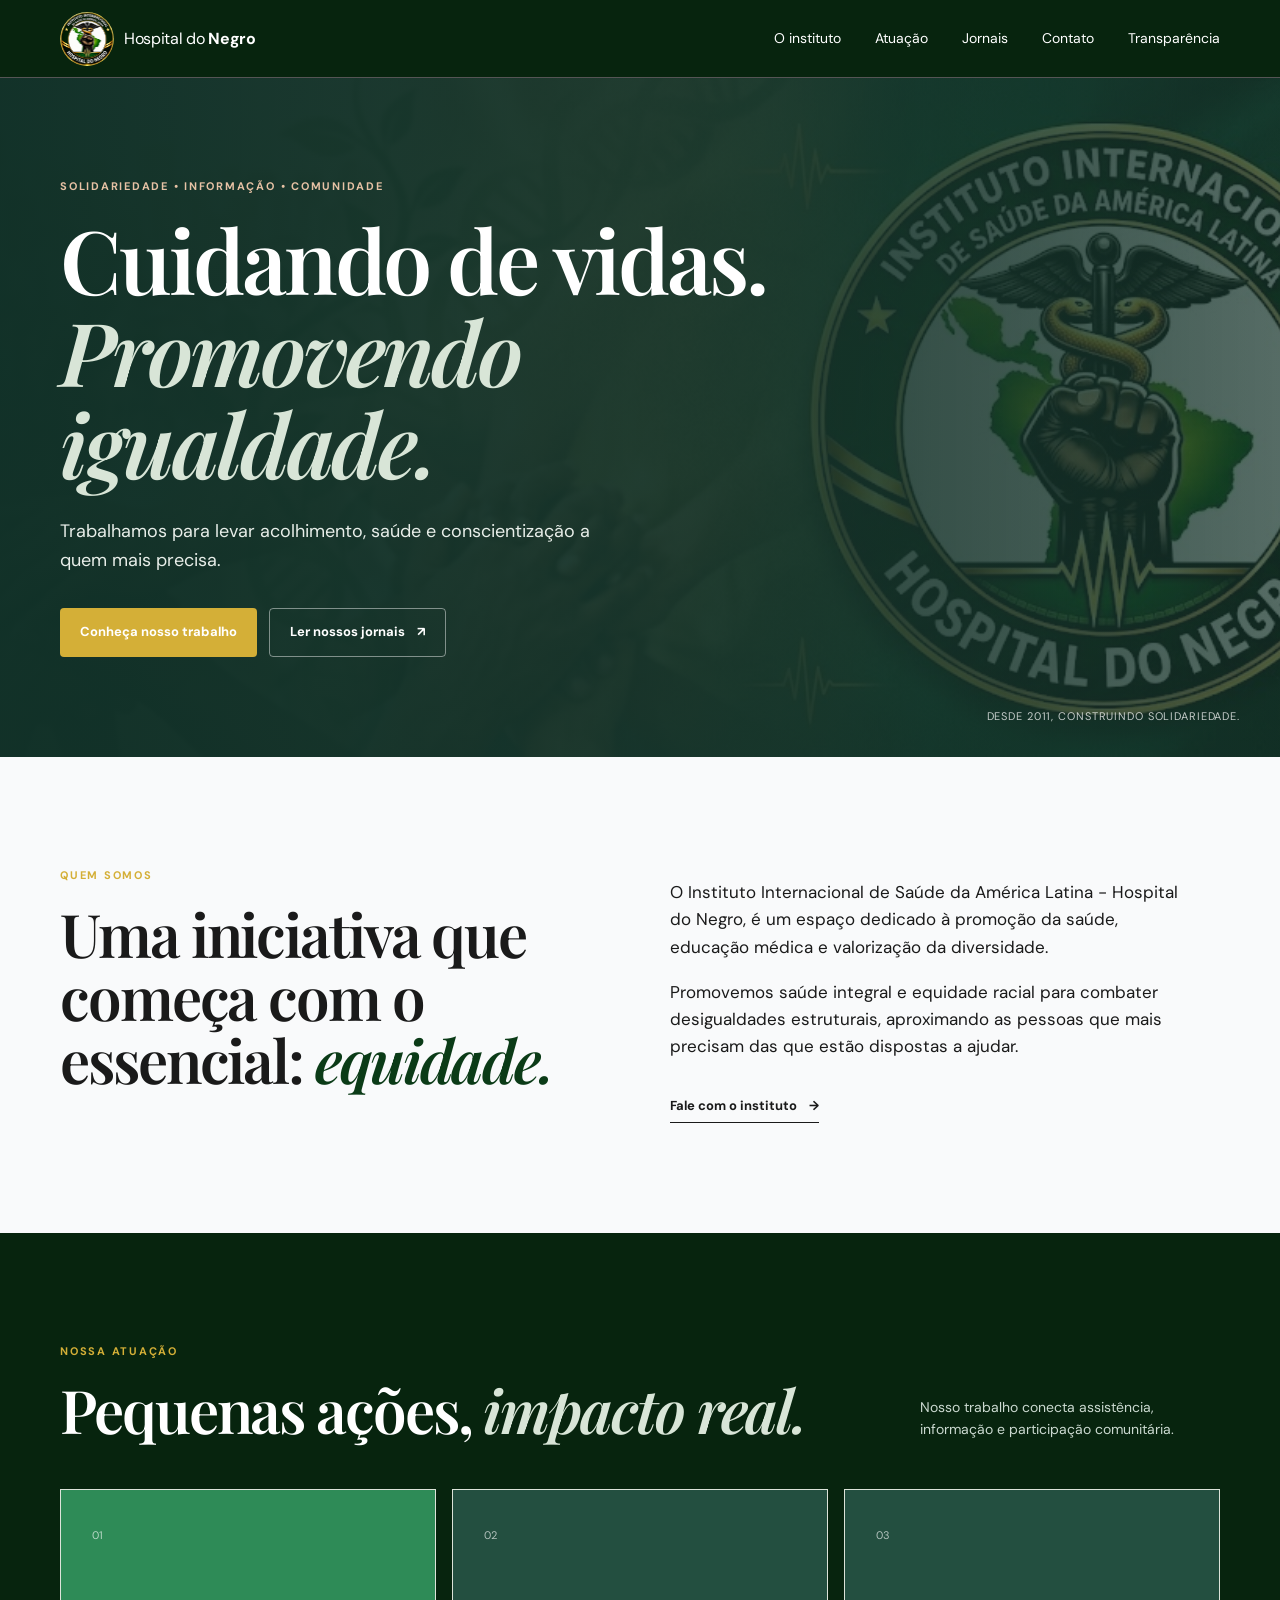
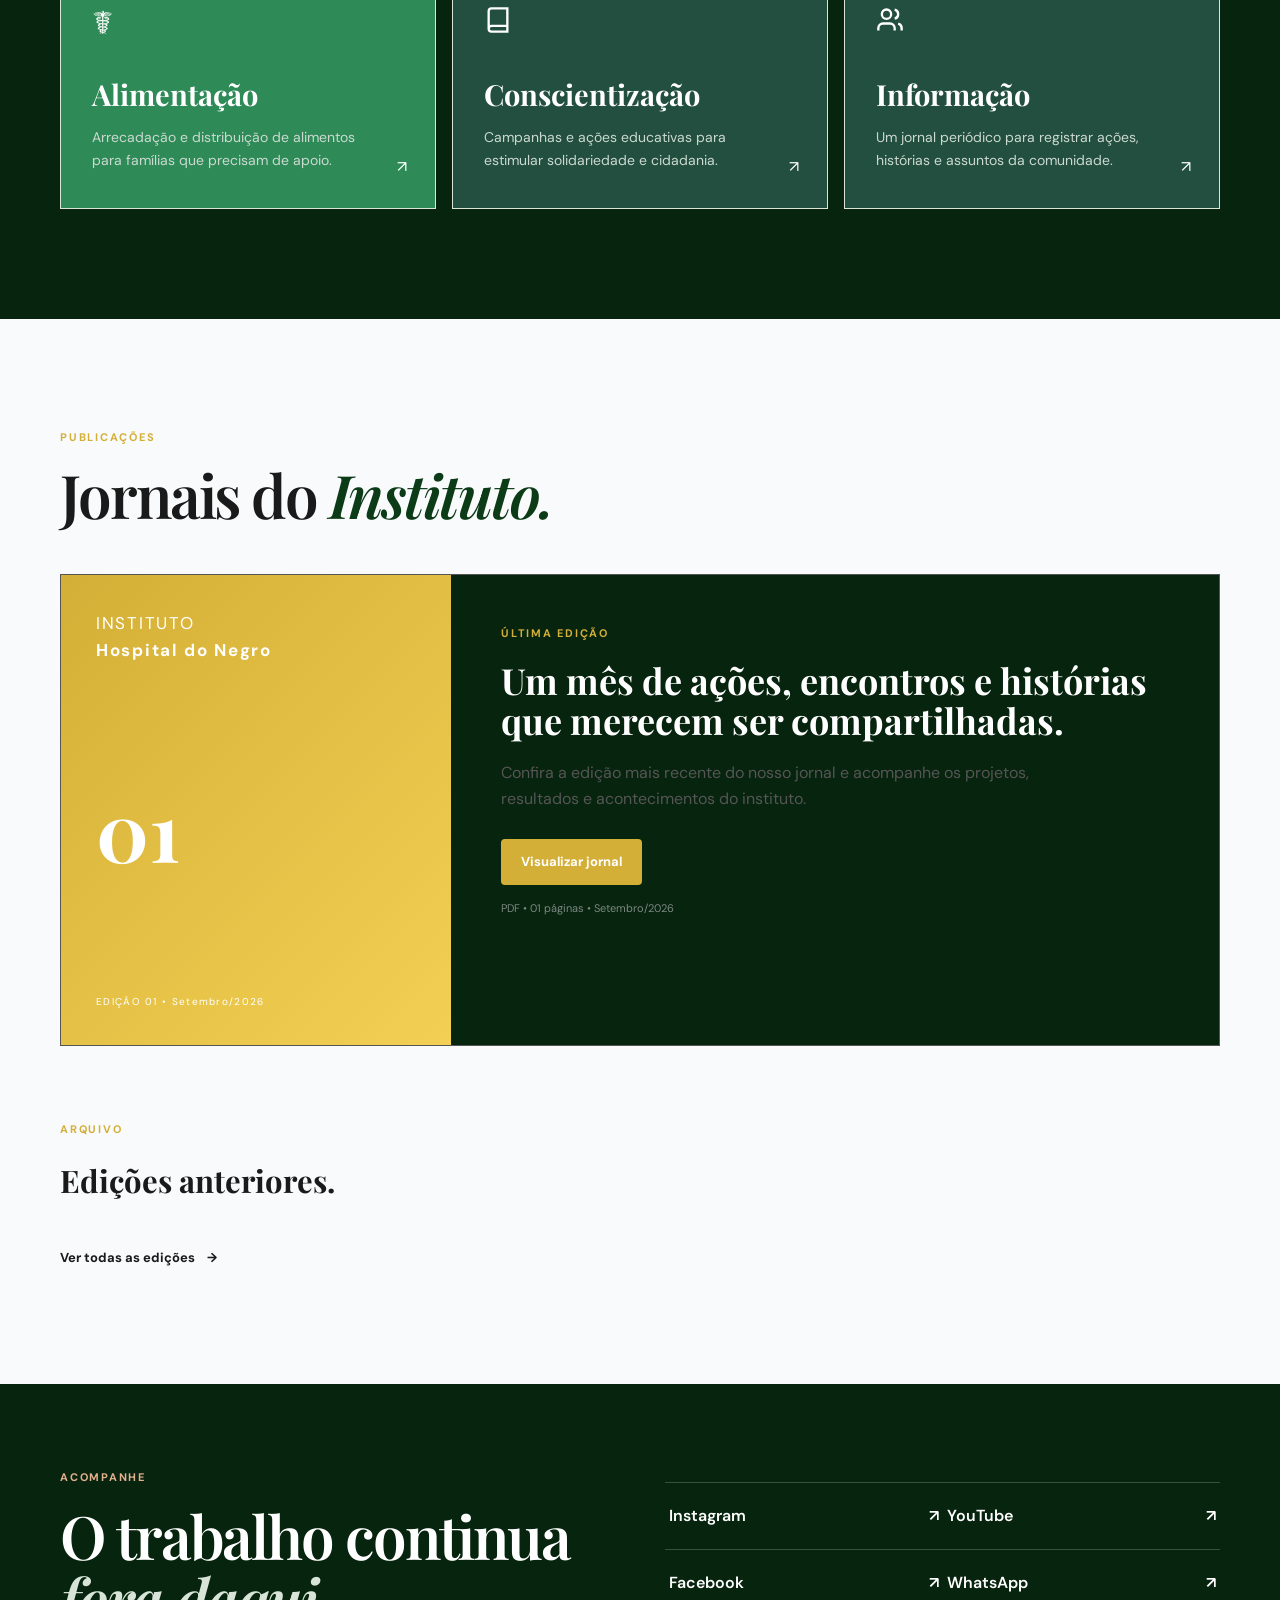
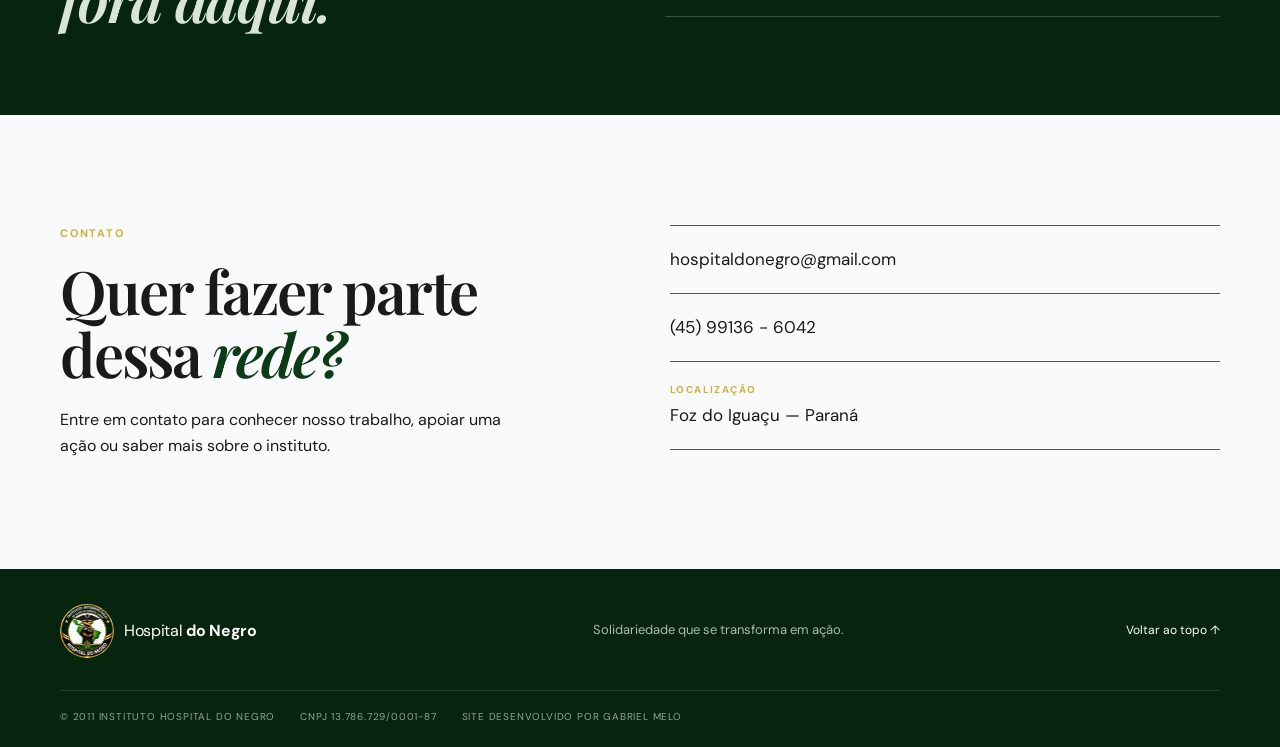
<file: index.html>
<!DOCTYPE html>
<html lang="pt-BR">
<head>
  <meta charset="UTF-8">
  <meta name="viewport" content="width=device-width, initial-scale=1.0">
  <meta name="description" content="Site do Instituto Hospital do Negro.">
  <title>Instituto Hospital do Negro</title>
  <link rel="icon" href="img_sources/favicon.png" type="image/png">
  <link rel="preconnect" href="https://fonts.googleapis.com">
  <link rel="preconnect" href="https://fonts.gstatic.com" crossorigin>
  <link href="https://fonts.googleapis.com/css2?family=DM+Sans:wght@400;500;600;700&family=Playfair+Display:wght@600;700&display=swap" rel="stylesheet">
  <link rel="stylesheet" href="style.css">
</head>
<body>

  <!-- CABEÇALHO / NAVEGAÇÃO -->
  <header class="site-header" id="cabecalho">
    <div class="container nav">
      <a class="brand" href="#inicio" aria-label="Hospital do Negro - início">
        <img src="img_sources/hospital_icon.png" alt="Logo Hospital do Negro" class="brand-mark">
        <span>Hospital do <strong>Negro</strong></span>
      </a>
      <button class="menu-toggle" aria-label="Abrir menu" aria-expanded="false">☰</button>
      <nav class="nav-links" aria-label="Navegação principal">
        <a href="#instituto">O instituto</a>
        <a href="#atuacao">Atuação</a>
        <a href="#jornais">Jornais</a>
        <a href="#contato">Contato</a>
        <a href="./transparencia.html">Transparência</a>
      </nav>
    </div>
  </header>

  <main>
    <!-- HERO / INÍCIO -->
    <section class="hero" id="inicio">
      <div class="hero-image"></div>
      <div class="container hero-content">
        <p class="eyebrow">Solidariedade • Informação • Comunidade</p>
        <h1>Cuidando de vidas.<br><em>Promovendo igualdade.</em></h1>
        <p class="hero-copy">Trabalhamos para levar acolhimento, saúde e conscientização a quem mais precisa.</p>
        <div class="hero-actions">
          <a class="button button-primary" href="#instituto">Conheça nosso trabalho</a>
          <a class="button button-light" href="#jornais">Ler nossos jornais <span>↗</span></a>
        </div>
      </div>
      <div class="hero-note">Desde 2011, construindo solidariedade.</div>
    </section>

    <!-- SOBRE O INSTITUTO -->
    <section class="intro section" id="instituto">
      <div class="container intro-grid">
        <div>
          <p class="eyebrow">Quem somos</p>
          <h2>Uma iniciativa que começa com o essencial: <em>equidade.</em></h2>
        </div>
        <div class="intro-text">
          <p>O Instituto Internacional de Saúde da América Latina - Hospital do Negro, é um espaço dedicado à promoção da saúde, educação médica e valorização da diversidade.</p>
          <p>Promovemos saúde integral e equidade racial para combater desigualdades estruturais, aproximando as pessoas que mais precisam das que estão dispostas a ajudar.</p>
          <a class="text-link" href="#contato">Fale com o instituto <span>→</span></a>
        </div>
      </div>
    </section>

    <!-- ÁREAS DE ATUAÇÃO -->
    <section class="section" id="atuacao">
      <div class="container">
        <div class="section-heading">
          <div>
            <p class="eyebrow">Nossa atuação</p>
            <h2>Pequenas ações, <em>impacto real.</em></h2>
          </div>
          <p>Nosso trabalho conecta assistência, informação e participação comunitária.</p>
        </div>

        <div class="cards">
          <article class="card card-featured">
            <span class="card-number">01</span>
            <div class="icon">☤</div>
            <h3>Alimentação</h3>
            <p>Arrecadação e distribuição de alimentos para famílias que precisam de apoio.</p>
            <span class="card-arrow">↗</span>
          </article>

          <article class="card">
            <span class="card-number">02</span>
            <div class="icon">
              <svg class="card-icon-svg" viewBox="0 0 24 24" width="28" height="28" stroke="currentColor" stroke-width="2" fill="none">
                <path d="M4 19.5v-15A2.5 2.5 0 0 1 6.5 2H20v20H6.5a2.5 2.5 0 0 1-0-5H20"/>
              </svg>
            </div>
            <h3>Conscientização</h3>
            <p>Campanhas e ações educativas para estimular solidariedade e cidadania.</p>
            <span class="card-arrow">↗</span>
          </article>

          <article class="card">
            <span class="card-number">03</span>
            <div class="icon">
              <svg class="card-icon-svg" viewBox="0 0 24 24" width="28" height="28" stroke="currentColor" stroke-width="2" fill="none">
                <path d="M16 21v-2a4 4 0 0 0-4-4H6a4 4 0 0 0-4 4v2"/>
                <circle cx="9" cy="7" r="4"/>
                <path d="M22 21v-2a4 4 0 0 0-3-3.87"/>
                <path d="M16 3.13a4 4 0 0 1 0 7.75"/>
              </svg>
            </div>
            <h3>Informação</h3>
            <p>Um jornal periódico para registrar ações, histórias e assuntos da comunidade.</p>
            <span class="card-arrow">↗</span>
          </article>
        </div>
      </div>
    </section>

    <!-- PUBLICAÇÕES / JORNAIS -->
    <section class="section newspapers" id="jornais">
      <div class="container">
        <div class="section-heading">
          <div>
            <p class="eyebrow">Publicações</p>
            <h2>Jornais do <em>Instituto.</em></h2>
          </div>
        </div>

        <!-- A última edição (Mais recente) será injetada aqui via JS -->
        <div id="latest-paper-container"></div>

        <!-- O arquivo com as últimas edições menores será injetado aqui via JS -->
        <div class="archive" id="lista-jornais">
          <div class="archive-title">
            <p class="eyebrow">Arquivo</p>
            <h3>Edições anteriores.</h3>
          </div>
          <div class="paper-grid" id="archive-paper-grid"></div>
        </div>
        <!-- Botão que abre o Modal de Todas as Edições -->
        <button class="text-link" id="btn-todas-edicoes" style="background:none; border:none; cursor:pointer;">Ver todas as edições <span>→</span></button>
      </div>
    </section>

    <!-- REDES SOCIAIS -->
    <section class="social-section">
      <div class="container social-grid">
        <div>
          <p class="eyebrow">Acompanhe</p>
          <h2>O trabalho continua <em>fora daqui.</em></h2>
        </div>
        <div class="social-links">
          <a href="" target="_blank" rel="noopener noreferrer" aria-label="Instagram" id="instagram">Instagram <span>↗</span></a>
          <a href="" target="_blank" rel="noopener noreferrer" aria-label="YouTube" id="youtube">YouTube <span>↗</span></a>
          <a href="" target="_blank" rel="noopener noreferrer" aria-label="Facebook" id="facebook">Facebook <span>↗</span></a>
          <a href="" target="_blank" rel="noopener noreferrer" aria-label="WhatsApp" id="whatsapp">WhatsApp <span>↗</span></a>
        </div>
      </div>
    </section>

    <!-- CONTATO -->
    <section class="contact section" id="contato">
      <div class="container contact-grid">
        <div>
          <p class="eyebrow">Contato</p>
          <h2>Quer fazer parte dessa <em>rede?</em></h2>
          <p class="contact-copy">Entre em contato para conhecer nosso trabalho, apoiar uma ação ou saber mais sobre o instituto.</p>
        </div>
        <div class="contact-details">
          <a href="" target="_blank" rel="noopener noreferrer" id="email"><span>E-mail</span></a>
          <a href="" target="_blank" rel="noopener noreferrer" id="telefone"><span>Telefone</span></a>
          <div><span>Localização</span><p id="localizacao"></p></div>
        </div>
      </div>
    </section>
  </main>

  <!-- RODAPÉ -->
  <footer>
    <div class="container footer-top">
      <a class="brand footer-brand" href="#inicio">
        <img src="img_sources/hospital_icon.png" alt="Logo Hospital do Negro" class="brand-mark">
        <span>Hospital <strong>do Negro</strong></span>
      </a>
      <p>Solidariedade que se transforma em ação.</p>
      <a class="back-top" href="#inicio">Voltar ao topo ↑</a>
    </div>
    <div class="container footer-bottom">
      <span>© 2011 Instituto Hospital do Negro</span>
      <span>CNPJ 13.786.729/0001-87</span>
      <a href="https://gabrielmelo-git.github.io/portfolio/" target="_blank" rel="noopener noreferrer">Site desenvolvido por Gabriel Melo</a>
    </div>
  </footer>

  <!-- MODAL VISUALIZADOR DE PDF -->
  <div class="modal" id="paper-modal" aria-hidden="true">
    <div class="modal-backdrop"></div>
    <div class="modal-window" role="dialog" aria-modal="true" aria-labelledby="modal-title">
      <div class="modal-header">
        <div>
          <span class="eyebrow">Visualizador</span>
          <h2 id="modal-title">Jornal do Negro</h2>
        </div>
        <button class="close-modal" aria-label="Fechar">×</button>
      </div>
      
      <div class="pdf-placeholder">
        <iframe id="pdf-iframe" src="" width="100%" height="100%" style="border: none;"></iframe>
      </div>

      <div class="modal-footer">
        <span>PDF • Jornal</span>
        <button class="button button-primary close-modal">Fechar visualizador</button>
      </div>
    </div>
  </div>

  <!-- MODAL: LISTA DE TODAS AS EDIÇÕES -->
  <div class="modal" id="all-papers-modal" aria-hidden="true">
    <div class="modal-backdrop" id="close-all-modal-bg"></div>
    <div class="modal-window" role="dialog" aria-modal="true" style="max-width: 960px;">
      <div class="modal-header">
        <div><span class="eyebrow">Acervo Completo</span><h2>Todas as Edições</h2></div>
        <button class="close-modal" id="close-all-modal-btn" aria-label="Fechar">×</button>
      </div>
      
      <div class="pdf-placeholder" style="overflow-y: auto; align-items: flex-start; padding: 25px;">
        <!-- Grid dinâmico com todas as edições -->
        <div id="modal-all-grid" style="display: grid; grid-template-columns: repeat(auto-fill, minmax(280px, 1fr)); gap: 20px; width: 100%;"></div>
      </div>

      <div class="modal-footer">
        <span>Acervo Digital • Instituto Hospital do Negro</span>
        <button class="button button-primary" id="close-all-modal-footer">Fechar</button>
      </div>
    </div>
  </div>

  <script src="script.js"></script>
  <script>loadElements();</script>
</body>
</html>
</file>
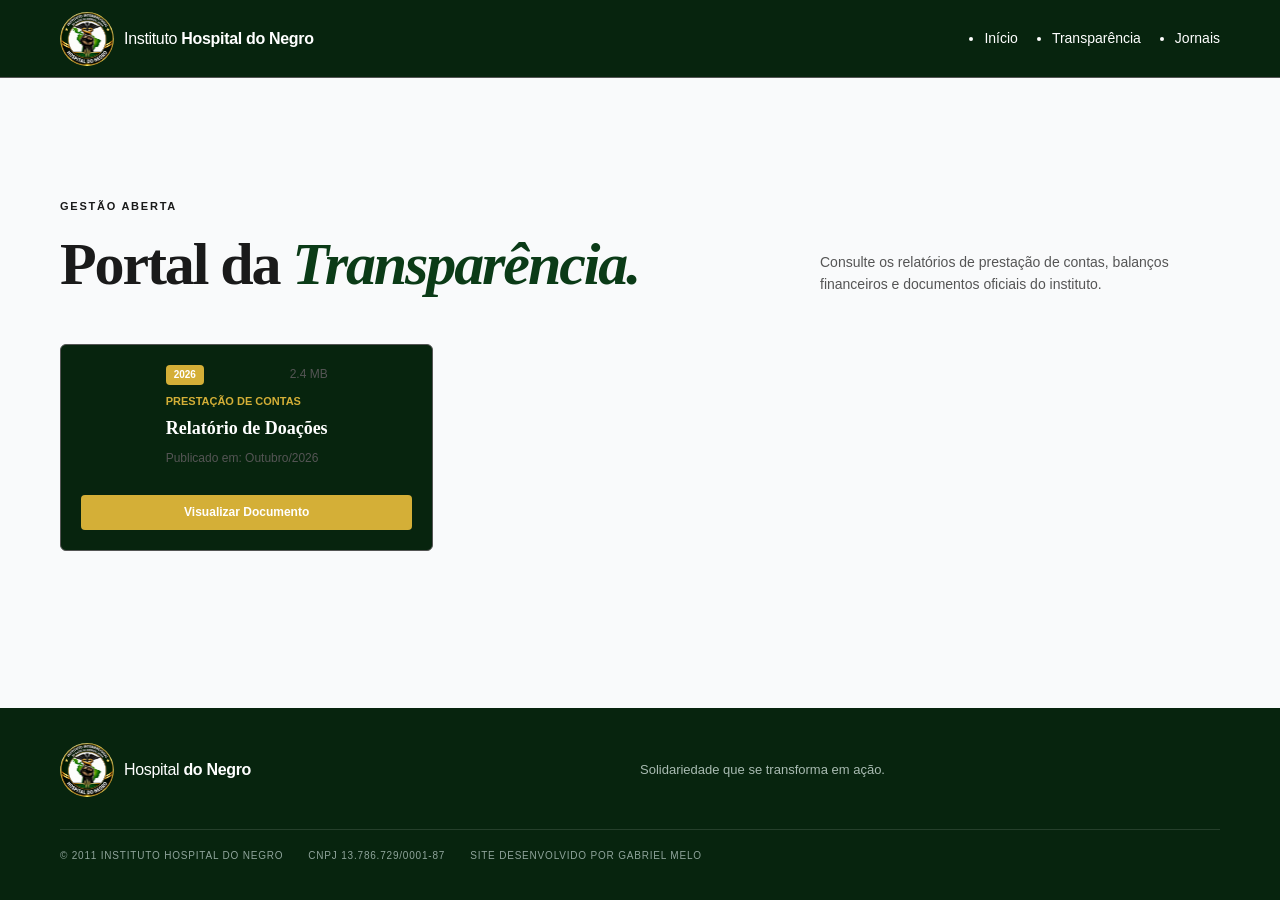
<file: transparencia.html>
<!DOCTYPE html>
<html lang="pt-BR">
<head>
  <meta charset="UTF-8">
  <meta name="viewport" content="width=device-width, initial-scale=1.0">
  <title>Portal da Transparência — Instituto Hospital do Negro</title>
  <link rel="stylesheet" href="style.css">
  <link rel="icon" href="img_sources/favicon.png" type="image/png">
</head>
<body>

  <!-- CABEÇALHO / MENU -->
  <header class="site-header">
    <div class="container header-container" style="display: flex; justify-content: space-between; align-items: center;">
      <a href="index.html" class="brand">
        <img src="img_sources/hospital_icon.png" alt="Logo Hospital do Negro" class="brand-mark">
        <span>Instituto <strong>Hospital do Negro</strong></span>
      </a>
      <nav>
        <ul class="nav-links">
          <li><a href="index.html">Início</a></li>
          <li><a href="transparencia.html" class="active">Transparência</a></li>
          <li><a href="index.html#jornais">Jornais</a></li>
        </ul>
        <button class="menu-toggle" aria-label="Abrir menu">☰</button>
      </nav>
    </div>
  </header>

  <!-- SEÇÃO DE TRANSPARÊNCIA -->
  <section class="section transparencia-section" style="padding-top: 120px;">
    <div class="container">
      <div class="section-heading">
        <div>
          <p class="eyebrow">Gestão Aberta</p>
          <h2>Portal da <em>Transparência.</em></h2>
        </div>
        <p style="max-width: 400px; color: var(--muted); font-size: 14px;">
          Consulte os relatórios de prestação de contas, balanços financeiros e documentos oficiais do instituto.
        </p>
      </div>

      <!-- Onde o JavaScript vai injetar os cards de documentos -->
      <div class="transparencia-grid" id="transparencia-grid" style="display: grid; grid-template-columns: repeat(auto-fill, minmax(300px, 1fr)); gap: 20px; margin-top: 30px;">
        <!-- Injetado via JS -->
      </div>
    </div>
  </section>

  <!-- MODAL DE VISUALIZAÇÃO DE PDF (O mesmo padrão do index) -->
  <div class="modal" id="paper-modal" aria-hidden="true">
    <div class="modal-backdrop close-modal"></div>
    <div class="modal-window" role="dialog" aria-modal="true">
      <div class="modal-header">
        <div>
          <span class="eyebrow">Documento Oficial</span>
          <h2 id="modal-title">Visualizando PDF</h2>
        </div>
        <button class="close-modal" aria-label="Fechar">×</button>
      </div>
      <div class="pdf-placeholder">
        <iframe id="pdf-iframe" src="" title="Visualizador de PDF"></iframe>
      </div>
      <div class="modal-footer">
        <span>Portal da Transparência • Instituto</span>
        <button class="button button-primary close-modal">Fechar</button>
      </div>
    </div>
  </div>

  <!-- RODAPÉ -->
  <footer>
    <div class="container footer-top">
      <a class="brand footer-brand" href="#inicio">
        <img src="img_sources/hospital_icon.png" alt="Logo Hospital do Negro" class="brand-mark">
        <span>Hospital <strong>do Negro</strong></span>
      </a>
      <p>Solidariedade que se transforma em ação.</p>
    </div>
    <div class="container footer-bottom">
      <span>© 2011 Instituto Hospital do Negro</span>
      <span>CNPJ 13.786.729/0001-87</span>
      <span>Site desenvolvido por Gabriel Melo</span>
    </div>
  </footer>

  <script src="script.js"></script>
  <script>
    // Executa a função específica para carregar a transparência ao abrir esta página
    document.addEventListener("DOMContentLoaded", () => {
      carregarTransparencia();
    });
  </script>
</body>
</html>
</file>
<file: style.css>
* {
  box-sizing: border-box;
  margin: 0;
  padding: 0;
}

:root {
  --ink: #FFFFFF;
  --dark_ink: #1A1A1A;
  --green: #234f40;
  --sage: #F9FAFB;
  --cream: #f6f2e9;
  --paper: #07240E;
  --gold: #D4AF37;
  --muted: #555555;
  --line: #555555;
}

html {
  scroll-behavior: smooth;
}

body {
  font-family: "DM Sans", sans-serif;
  color: var(--ink);
  background: var(--paper);
  line-height: 1.6;
  overflow-x: hidden;
}

a {
  text-decoration: none;
  color: inherit;
}

button {
  font: inherit;
  border: 0;
  background: none;
  cursor: pointer;
}

.container {
  width: min(1160px, calc(100% - 40px));
  margin: auto;
  max-width: 100%;
}

.site-header {
  height: 78px;
  display: flex;
  align-items: center;
  background: #07240E;
  border-bottom: 1px solid var(--line);
  position: sticky;
  top: 0;
  z-index: 20;
  backdrop-filter: blur(12px);
}

.nav {
  display: flex;
  align-items: center;
  justify-content: space-between;
}

.brand {
  display: flex;
  align-items: center;
  gap: 10px;
  font-size: 16px;
  letter-spacing: -.02em;
}

.brand strong {
  font-weight: 700;
}

.brand-mark {
  width: 54px;
  height: 54px;
  border-radius: 50%;
  display: grid;
  place-items: center;
  background: var(--green);
  color: #fff;
  font-family: "Playfair Display";
  font-size: 29px;
}

.nav-links {
  display: flex;
  gap: 34px;
  font-size: 14px;
  color: var(--ink);
}

.nav-links a:hover,
.text-link:hover {
  color: var(--gold);
}

.menu-toggle {
  display: none;
  font-size: 24px;
}

.hero {
  min-height: 650px;
  position: relative;
  display: flex;
  align-items: center;
  overflow: hidden;
  background: var(--green);
  color: var(--ink);
  background: linear-gradient(90deg, rgba(17,49,40,.9), rgba(23,53,44,.6)), url('img_sources/hero.jpg') center/cover;
}

.hero-image {
  position: absolute;
  inset: 0;
  background: linear-gradient(90deg, rgba(17,49,40,.94) 0%, rgba(23,53,44,.78) 47%, rgba(23,53,44,.32) 100%);
}

.hero-content {
  position: relative;
  padding: 100px 0;
  z-index: 1;
}

.eyebrow {
  text-transform: uppercase;
  letter-spacing: .16em;
  font-size: 11px;
  font-weight: 700;
  color: var(--gold);
  margin-bottom: 17px;
}

.hero .eyebrow {
  color: #e7c2a5;
}

h1, h2 {
  font-family: "Playfair Display", serif;
  font-weight: 600;
  letter-spacing: -.035em;
  line-height: 1.05;
}

h1 {
  font-size: clamp(40px, 7vw, 88px);
  max-width: 800px;
}

h1 em, h2 em {
  font-style: italic;
  color: #d8e5d7;
}

.hero-copy {
  font-size: 18px;
  max-width: 530px;
  margin: 27px 0 34px;
  color: #e8eee9;
}

.hero-actions {
  display: flex;
  gap: 12px;
  flex-wrap: wrap;
}

.button {
  display: inline-flex;
  align-items: center;
  justify-content: center;
  gap: 12px;
  padding: 13px 20px;
  border-radius: 4px;
  font-weight: 700;
  font-size: 13px;
  transition: .2s;
}

.button-primary {
  background: var(--gold);
  color: #fff;
}

.button-primary:hover {
  transform: translateY(-2px);
  filter: brightness(1.06);
}

.button-light {
  border: 1px solid rgba(255,255,255,.45);
  color: #fff;
}

.button-light:hover {
  background: #fff;
  color: var(--green);
}

.hero-note {
  position: absolute;
  right: 40px;
  bottom: 32px;
  font-size: 11px;
  letter-spacing: .08em;
  text-transform: uppercase;
  opacity: .75;
}

.section {
  padding: 110px 0;
}

.intro-grid {
  display: grid;
  grid-template-columns: 1fr 1fr;
  gap: 60px;
}

.intro h2,
.section-heading h2,
.social-section h2,
.contact h2 {
  font-size: clamp(32px, 5vw, 60px);
}

.intro-text {
  padding-top: 12px;
}

.intro-text p {
  color: var(--dark_ink);
  font-size: 17px;
  margin-bottom: 18px;
  max-width: 520px;
}

.text-link {
  display: inline-flex;
  gap: 12px;
  font-weight: 700;
  font-size: 13px;
  margin-top: 18px;
  border-bottom: 1px solid currentColor;
  padding-bottom: 5px;
  color: var(--dark_ink);
}

.intro {
  background: var(--sage);
}

.intro h2 {
  color: var(--dark_ink);
}

.intro em {
  color: #0B3B17;
}

.impact-strip {
  background: var(--gold);
  padding: 43px 0;
}

.stats {
  display: grid;
  grid-template-columns: repeat(4, 1fr);
  gap: 25px;
}

.stats div {
  display: flex;
  flex-direction: column;
}

.stats strong {
  font-family: "Playfair Display";
  font-size: 32px;
}

.stats span {
  font-size: 12px;
  text-transform: uppercase;
  letter-spacing: .09em;
  color: var(--dark_ink);
}

.section-heading {
  display: flex;
  justify-content: space-between;
  align-items: end;
  gap: 40px;
  margin-bottom: 48px;
}

.section-heading > p {
  max-width: 300px;
  color: #cbd9d0;
  font-size: 14px;
}

.cards {
  display: grid;
  grid-template-columns: repeat(3, 1fr);
  gap: 16px;
}

.card {
  min-height: 320px;
  padding: 31px;
  background: #234f40;
  border: 1px solid #dce3d9;
  position: relative;
  transition: .25s;
}

.card:hover {
  transform: translateY(-5px);
}

.card-featured {
  background: #2E8B57;
  color: #fff;
}

.card-number {
  font-size: 11px;
  opacity: .65;
}

.icon {
  font-size: 32px;
  margin: 52px 0 22px;
}

.card h3 {
  font-family: "Playfair Display";
  font-size: 29px;
  margin-bottom: 8px;
}

.card p {
  font-size: 14px;
  line-height: 1.65;
  color: #cbd9d0;
  max-width: 280px;
}

.card-featured p {
  color: #cbd9d0;
}

.card-arrow {
  position: absolute;
  right: 28px;
  bottom: 28px;
}

.mission {
  background: var(--gold);
  color: #fff;
  padding: 105px 0;
}

.mission .eyebrow {
  color: #f9dcc9;
}

.mission-inner {
  text-align: center;
  max-width: 900px;
}

.mission blockquote {
  font-family: "Playfair Display";
  font-size: clamp(36px, 5vw, 62px);
  line-height: 1.12;
  letter-spacing: -.03em;
}

.newspapers {
  background: var(--sage);
}

.newspapers .section-heading h2,
.archive h3 {
  color: var(--dark_ink);
}

.newspapers .section-heading em {
  color: #0B3B17;
}

.latest-paper {
  display: grid;
  grid-template-columns: 390px 1fr;
  background: var(--paper);
  border: 1px solid var(--line);
  min-width: 0;
}

.latest-paper > * {
  min-width: 0;
}

.paper-cover {
  min-height: 470px;
  padding: 35px;
  display: flex;
  flex-direction: column;
  justify-content: space-between;
  color: #fff;
  background: linear-gradient(135deg, #D4AF37, #F3D053);
  overflow: hidden;
}

.paper-cover > span {
  font-size: 17px;
  letter-spacing: .1em;
}

.paper-cover > b {
  font-family: "Playfair Display";
  font-size: 82px;
  line-height: .8;
}

.paper-cover small {
  font-size: 10px;
  letter-spacing: .13em;
}

.paper-info {
  padding: 50px;
  display: flex;
  flex-direction: column;
  align-items: flex-start;
  min-width: 0;
}

.paper-info h3 {
  font-family: "Playfair Display";
  font-size: 36px;
  line-height: 1.12;
  max-width: 650px;
  margin-bottom: 20px;
}

.paper-info > p:not(.eyebrow) {
  color: var(--muted);
  max-width: 590px;
  margin-bottom: 27px;
}

.paper-meta {
  font-size: 11px;
  color: #7c8881;
  margin-top: 15px;
}

.archive {
  margin-top: 75px;
}

.archive-title {
  margin-bottom: 25px;
}

.archive-title h3 {
  font-family: "Playfair Display";
  font-size: 31px;
}

.paper-grid {
  display: grid;
  grid-template-columns: repeat(3, 1fr);
  gap: 18px;
}

.paper-card {
  display: grid;
  grid-template-columns: 105px 1fr;
  gap: 20px;
  align-items: center;
  padding: 16px;
  background: var(--paper);
  border: 1px solid var(--line);
}

.mini-cover {
  height: 145px;
  padding: 14px;
  color: #fff;
  display: flex;
  flex-direction: column;
  justify-content: end;
  font-size: 10px;
  letter-spacing: .08em;
}

.mini-cover strong {
  font-size: 31px;
  font-family: "Playfair Display";
}

.cover-03,
.cover-02,
.cover-01 {
  background: var(--gold);
}

.paper-card h4 {
  font-family: "Playfair Display";
  font-size: 20px;
}

.paper-card p {
  font-size: 12px;
  color: var(--muted);
  margin: 3px 0 12px;
}

.mini-link {
  font-size: 12px;
  font-weight: 700;
  color: var(--gold);
}

.social-section {
  padding: 85px 0;
  background: var(--paper);
  color: #fff;
}

.social-grid {
  display: grid;
  grid-template-columns: 1fr 1fr;
  align-items: center;
  gap: 50px;
}

.social-section .eyebrow {
  color: #e4b18f;
}

.social-section h2 em {
  color: #d7e4d7;
}

.social-links {
  display: grid;
  grid-template-columns: 1fr 1fr;
  border-top: 1px solid rgba(255,255,255,.2);
}

.social-links a {
  padding: 20px 4px;
  border-bottom: 1px solid rgba(255,255,255,.2);
  font-weight: 600;
  display: flex;
  justify-content: space-between;
}

.social-links a:hover {
  color: #e5b18f;
}

.contact-grid {
  display: grid;
  grid-template-columns: 1fr 1fr;
  gap: 60px;
}

.contact-copy {
  color: var(--dark_ink);
  max-width: 480px;
  margin-top: 22px;
}

.contact-details {
  border-top: 1px solid var(--line);
}

.contact-details > a,
.contact-details > div {
  display: flex;
  flex-direction: column;
  padding: 20px 0;
  border-bottom: 1px solid var(--line);
  font-size: 17px;
}

.contact-details span {
  font-size: 10px;
  text-transform: uppercase;
  letter-spacing: .14em;
  color: var(--gold);
  font-weight: 700;
  margin-bottom: 4px;
}

.contact {
  background: var(--sage);
}

.contact h2 {
  color: var(--dark_ink);
}

.contact em {
  color: #0B3B17;
}

.contact a,
.contact p {
  color: var(--dark_ink);
}

.contact .eyebrow {
  color: var(--gold);
}

footer {
  background: #07240E;
  color: #FFFFFF;
  padding: 35px 0 22px;
}

.footer-top {
  display: grid;
  grid-template-columns: 1fr 1fr auto;
  align-items: center;
  gap: 30px;
}

.footer-brand {
  color: #fff;
}

.footer-top p {
  font-size: 13px;
  color: #a9bbb2;
}

.back-top {
  font-size: 12px;
}

.footer-bottom {
  border-top: 1px solid rgba(255,255,255,.12);
  margin-top: 32px;
  padding-top: 18px;
  display: flex;
  gap: 25px;
  font-size: 10px;
  color: #8fa49b;
  text-transform: uppercase;
  letter-spacing: .08em;
  flex-wrap: wrap;
}

.modal {
  position: fixed;
  inset: 0;
  z-index: 100;
  display: none;
}

.modal.open {
  display: block;
}

.modal-backdrop {
  position: absolute;
  inset: 0;
  background: rgba(9,25,20,.78);
  backdrop-filter: blur(4px);
}

.modal-window {
  position: relative;
  width: min(920px, calc(100% - 20px));
  height: min(90vh, 800px);
  margin: 5vh auto;
  background: var(--paper);
  display: flex;
  flex-direction: column;
  box-shadow: 0 25px 80px rgba(0,0,0,.3);
}

.modal-header {
  padding: 18px 25px;
  border-bottom: 1px solid var(--line);
  display: flex;
  justify-content: space-between;
  align-items: center;
}

.modal-header h2 {
  font-size: 22px;
}

.close-modal {
  font-size: 30px;
  line-height: 1;
}

.pdf-placeholder {
  flex: 1;
  overflow: hidden;
  background: #d9dad5;
  padding: 15px;
  display: flex;
  justify-content: center;
  align-items: center;
}

.pdf-placeholder iframe {
  width: 100%;
  height: 100%;
  border: none;
}

.modal-footer {
  padding: 14px 25px;
  border-top: 1px solid var(--line);
  display: flex;
  justify-content: space-between;
  align-items: center;
  font-size: 11px;
  color: var(--muted);
}

@media (max-width: 800px) {
  .paper-cover {
    padding-left: 20px;
  }
  
  .nav-links {
    display: none;
    position: absolute;
    left: 20px;
    right: 20px;
    top: 78px;
    background: var(--paper);
    border: 1px solid var(--line);
    padding: 18px;
    flex-direction: column;
    gap: 14px;
    box-shadow: 0 15px 30px rgba(0,0,0,.08);
  }

  .nav-links.open {
    display: flex;
  }

  .menu-toggle {
    display: block;
  }

  .hero {
    min-height: 680px;
  }

  .hero-image {
    background: linear-gradient(90deg, rgba(17,49,40,.9), rgba(23,53,44,.6)), url('img_sources/hero.jpg') center/cover;
    background-position: 85% center;
  }

  .hero-note {
    display: none;
  }

  .intro-grid,
  .social-grid,
  .contact-grid {
    grid-template-columns: 1fr;
    gap: 30px;
  }

  .section {
    padding: 60px 0;
  }

  .stats {
    grid-template-columns: 1fr 1fr;
  }

  .cards,
  .paper-grid {
    grid-template-columns: 1fr;
  }

  .section-heading {
    align-items: start;
    flex-direction: column;
    gap: 15px;
  }

  .latest-paper {
    grid-template-columns: 1fr;
  }

  .paper-cover {
    min-height: 300px;
  }

  .paper-info {
    padding: 30px 20px;
  }

  .paper-info h3 {
  font-size: 26px;
  }

  .footer-top {
    grid-template-columns: 1fr;
    gap: 15px;
  }

  .footer-bottom {
    flex-direction: column;
    gap: 8px;
  }

  .modal-window {
    height: 92vh;
    margin: 4vh auto;
    width: calc(100% - 10px);
  }

  .pdf-placeholder {
    padding: 5px;
  }

  .social-links {
    grid-template-columns: 1fr;
  }
}

  /* --- ESTILOS PARA O PORTAL DE TRANSPARÊNCIA --- */
.transparencia-section {
  min-height: 70vh;
  background-color: var(--sage);
}
.transparencia-section h2 {
  color: var(--dark_ink);
}

.transparencia-section em {
  color: #0B3B17;
}

.transparencia-section p {
  color: var(--dark_ink);
}

.transparencia-grid {
  display: grid;
  grid-template-columns: repeat(auto-fill, minmax(300px, 1fr));
  gap: 20px;
  margin-top: 30px;
}

/* Ajustes finos para os cards de documentos e transparência */
.transparencia-grid .paper-card {
  background: var(--paper, #1a1a1a);
  border: 1px solid var(--line, #333);
  padding: 20px;
  border-radius: 6px;
  display: flex;
  flex-direction: column;
  justify-content: space-between;
  gap: 15px;
  transition: transform 0.2s ease, border-color 0.2s ease;
}

.transparencia-grid .paper-card:hover {
  border-color: var(--gold, #d4af37);
  transform: translateY(-2px);
}
</file>
